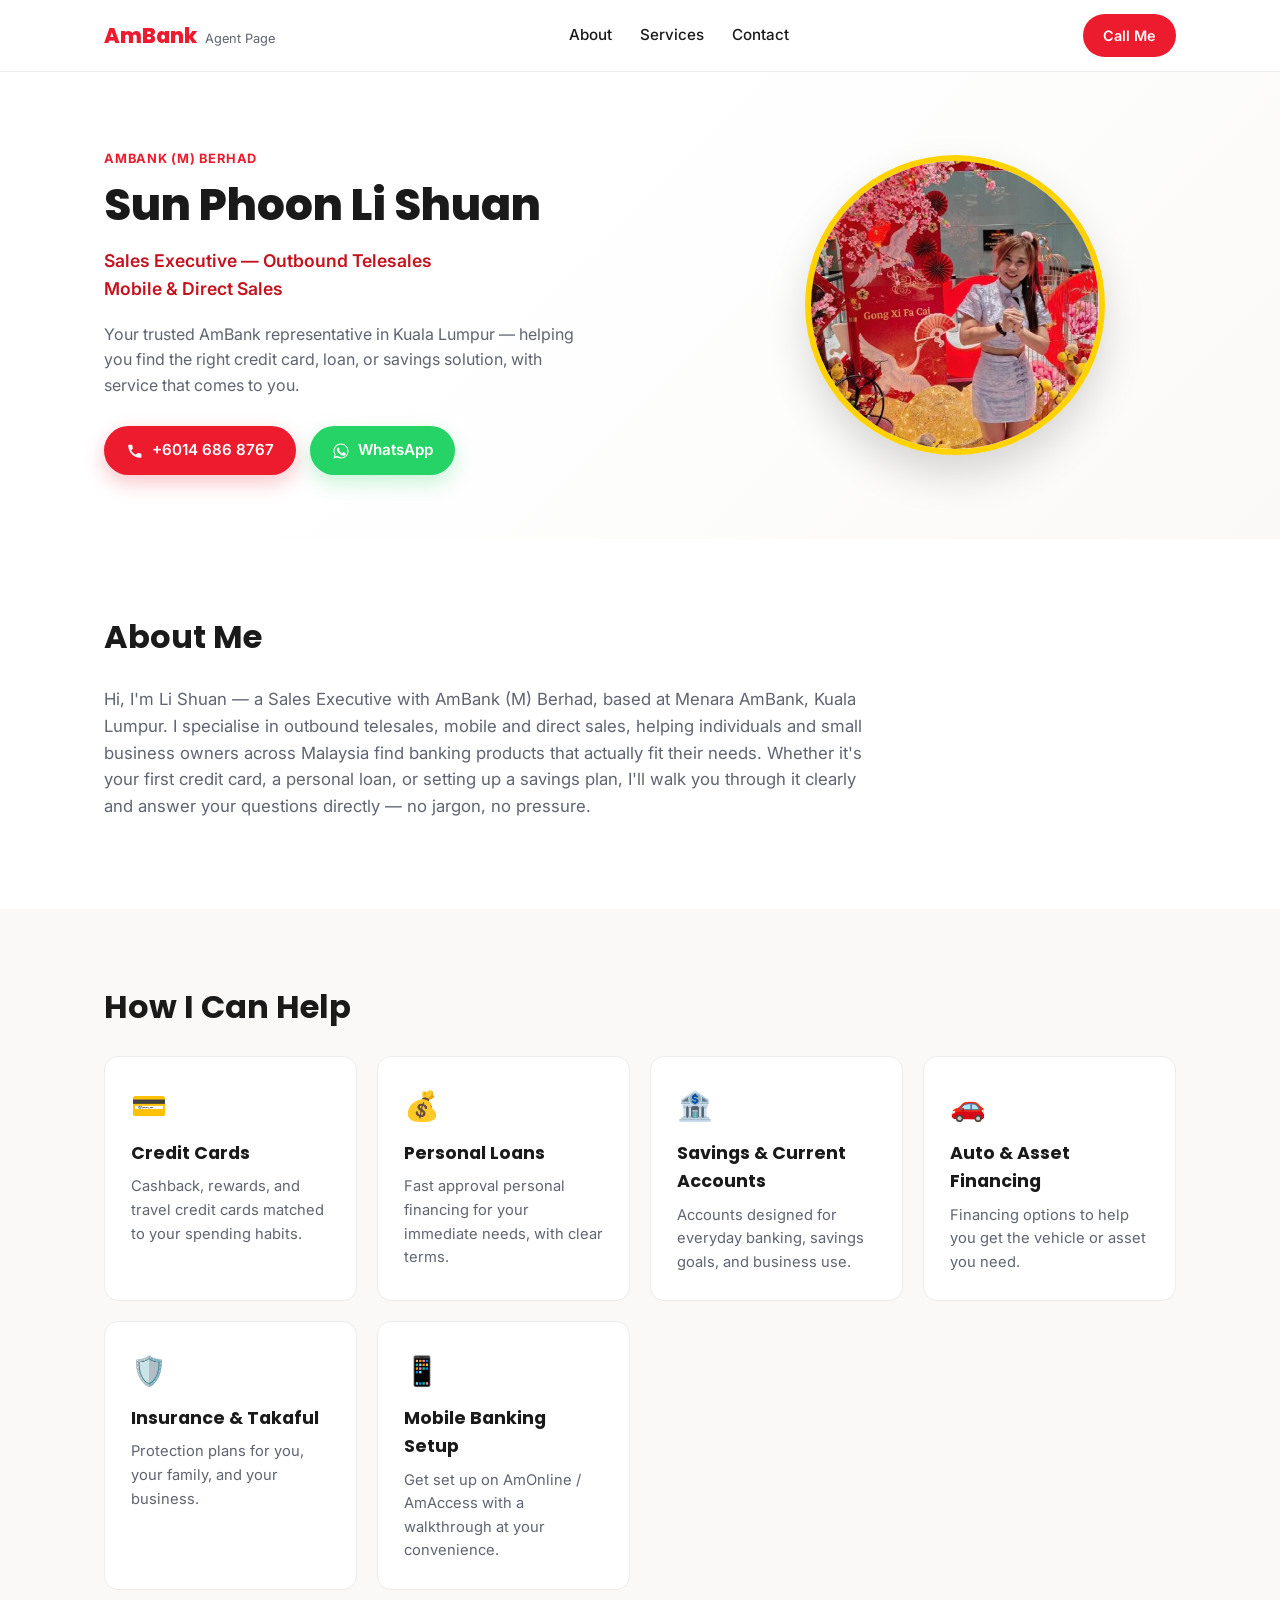
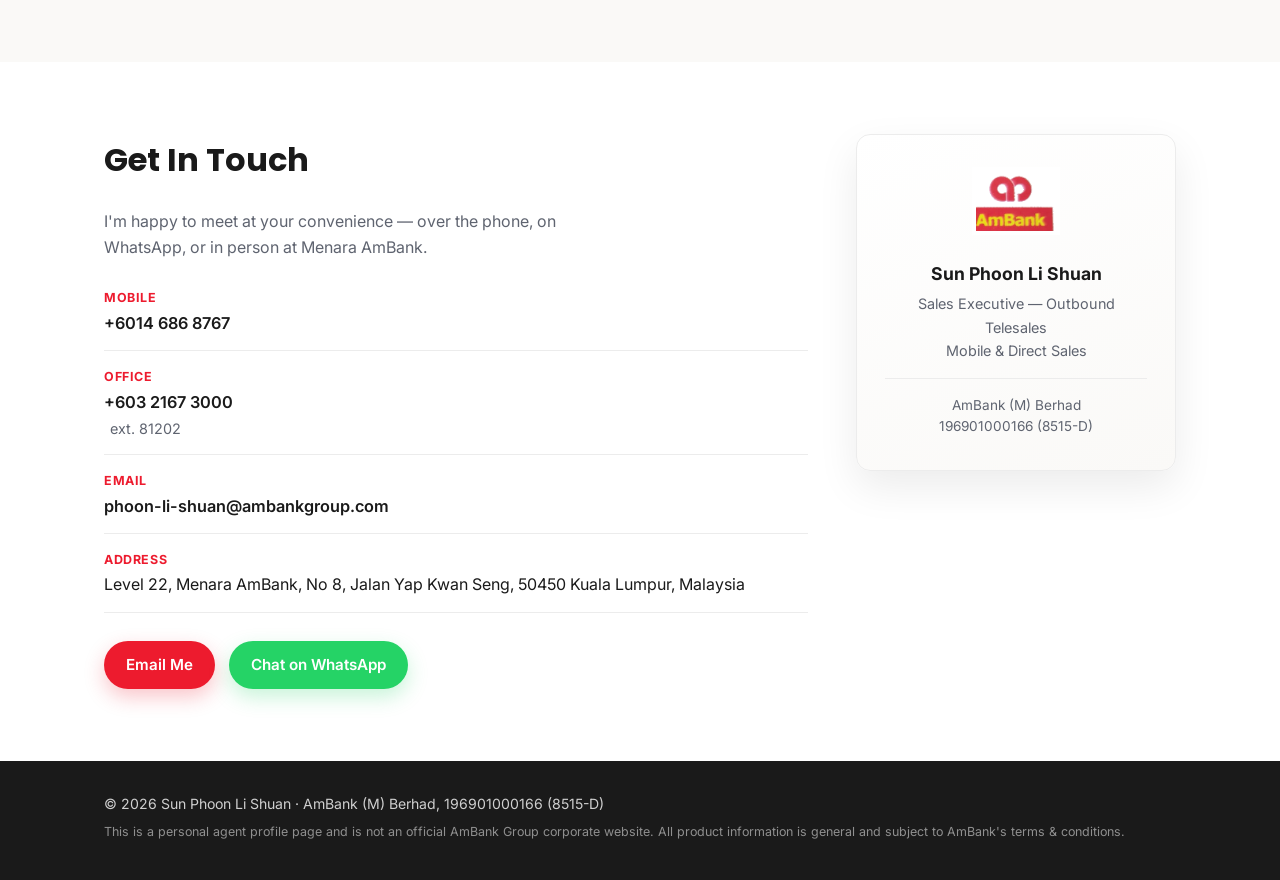
<file: index.html>
<!DOCTYPE html>
<html lang="en">
<head>
<meta charset="UTF-8">
<meta name="viewport" content="width=device-width, initial-scale=1.0">
<title>Sun Phoon Li Shuan | AmBank Sales Executive</title>
<meta name="description" content="Sun Phoon Li Shuan - AmBank Sales Executive, Outbound Telesales, Mobile & Direct Sales. Contact for credit cards, personal loans, savings accounts and more.">
<link rel="preconnect" href="https://fonts.googleapis.com">
<link href="https://fonts.googleapis.com/css2?family=Poppins:wght@400;500;600;700;800&family=Inter:wght@400;500;600&display=swap" rel="stylesheet">
<link rel="stylesheet" href="styles.css">
</head>
<body>

<header class="navbar">
  <div class="container navbar-inner">
    <div class="brand">
      <span class="brand-mark">AmBank</span>
      <span class="brand-sub">Agent Page</span>
    </div>
    <nav class="nav-links">
      <a href="#about">About</a>
      <a href="#services">Services</a>
      <a href="#contact">Contact</a>
    </nav>
    <a href="tel:+60146868767" class="btn btn-nav">Call Me</a>
  </div>
</header>

<section class="hero">
  <div class="container hero-inner">
    <div class="hero-text">
      <p class="eyebrow">AmBank (M) Berhad</p>
      <h1>Sun Phoon Li Shuan</h1>
      <p class="role">Sales Executive &mdash; Outbound Telesales<br>Mobile &amp; Direct Sales</p>
      <p class="hero-desc">Your trusted AmBank representative in Kuala Lumpur — helping you find the right credit card, loan, or savings solution, with service that comes to you.</p>
      <div class="hero-actions">
        <a href="tel:+60146868767" class="btn btn-primary">
          <svg viewBox="0 0 24 24" width="18" height="18" fill="currentColor"><path d="M6.6 10.8c1.4 2.7 3.6 4.9 6.3 6.3l2.1-2.1c.3-.3.7-.4 1-.2 1.1.4 2.4.6 3.6.6.6 0 1 .4 1 1V20c0 .6-.4 1-1 1C10.4 21 3 13.6 3 4.5c0-.6.4-1 1-1h3.5c.6 0 1 .4 1 1 0 1.3.2 2.5.6 3.6.1.4 0 .8-.3 1.1l-2.2 2.1z"/></svg>
          +6014 686 8767
        </a>
        <a href="https://wa.me/60146868767" target="_blank" rel="noopener" class="btn btn-whatsapp">
          <svg viewBox="0 0 24 24" width="18" height="18" fill="currentColor"><path d="M17.5 14.4c-.3-.1-1.7-.9-2-1-.3-.1-.5-.1-.7.1-.2.3-.8 1-.9 1.1-.2.2-.3.2-.6.1-.3-.1-1.2-.5-2.3-1.5-.9-.8-1.4-1.7-1.6-2-.2-.3 0-.5.1-.6.1-.1.3-.3.4-.5.1-.2.2-.3.3-.5.1-.2 0-.4 0-.5C10 9.7 9.5 8.4 9.3 7.9c-.2-.5-.4-.4-.6-.4h-.5c-.2 0-.5.1-.7.3-.3.3-1 1-1 2.4s1 2.8 1.2 3c.1.2 2 3.1 4.9 4.3.7.3 1.2.5 1.7.6.7.2 1.3.2 1.8.1.5-.1 1.7-.7 1.9-1.4.2-.7.2-1.2.2-1.4-.1-.1-.3-.2-.6-.3zM12 2C6.5 2 2 6.5 2 12c0 1.8.5 3.6 1.4 5.1L2 22l5.1-1.3C8.5 21.5 10.2 22 12 22c5.5 0 10-4.5 10-10S17.5 2 12 2zm0 18c-1.7 0-3.3-.5-4.7-1.3l-.3-.2-3 .8.8-2.9-.2-.3C3.8 15 3.3 13.5 3.3 12c0-4.8 3.9-8.7 8.7-8.7s8.7 3.9 8.7 8.7-3.9 8.7-8.7 8.7z"/></svg>
          WhatsApp
        </a>
      </div>
    </div>
    <div class="hero-photo">
      <div class="photo-frame">
        <img src="agent-photo.jpg" alt="Sun Phoon Li Shuan, AmBank Sales Executive">
      </div>
    </div>
  </div>
</section>

<section id="about" class="section about">
  <div class="container">
    <h2>About Me</h2>
    <p>Hi, I'm Li Shuan — a Sales Executive with AmBank (M) Berhad, based at Menara AmBank, Kuala Lumpur. I specialise in outbound telesales, mobile and direct sales, helping individuals and small business owners across Malaysia find banking products that actually fit their needs. Whether it's your first credit card, a personal loan, or setting up a savings plan, I'll walk you through it clearly and answer your questions directly — no jargon, no pressure.</p>
  </div>
</section>

<section id="services" class="section services">
  <div class="container">
    <h2>How I Can Help</h2>
    <div class="cards">
      <div class="card">
        <div class="card-icon">💳</div>
        <h3>Credit Cards</h3>
        <p>Cashback, rewards, and travel credit cards matched to your spending habits.</p>
      </div>
      <div class="card">
        <div class="card-icon">💰</div>
        <h3>Personal Loans</h3>
        <p>Fast approval personal financing for your immediate needs, with clear terms.</p>
      </div>
      <div class="card">
        <div class="card-icon">🏦</div>
        <h3>Savings &amp; Current Accounts</h3>
        <p>Accounts designed for everyday banking, savings goals, and business use.</p>
      </div>
      <div class="card">
        <div class="card-icon">🚗</div>
        <h3>Auto &amp; Asset Financing</h3>
        <p>Financing options to help you get the vehicle or asset you need.</p>
      </div>
      <div class="card">
        <div class="card-icon">🛡️</div>
        <h3>Insurance &amp; Takaful</h3>
        <p>Protection plans for you, your family, and your business.</p>
      </div>
      <div class="card">
        <div class="card-icon">📱</div>
        <h3>Mobile Banking Setup</h3>
        <p>Get set up on AmOnline / AmAccess with a walkthrough at your convenience.</p>
      </div>
    </div>
  </div>
</section>

<section id="contact" class="section contact">
  <div class="container contact-inner">
    <div class="contact-info">
      <h2>Get In Touch</h2>
      <p class="contact-lead">I'm happy to meet at your convenience — over the phone, on WhatsApp, or in person at Menara AmBank.</p>

      <ul class="contact-list">
        <li>
          <span class="contact-label">Mobile</span>
          <a href="tel:+60146868767">+6014 686 8767</a>
        </li>
        <li>
          <span class="contact-label">Office</span>
          <a href="tel:+60321673000">+603 2167 3000</a><span class="ext">ext. 81202</span>
        </li>
        <li>
          <span class="contact-label">Email</span>
          <a href="mailto:phoon-li-shuan@ambankgroup.com">phoon-li-shuan@ambankgroup.com</a>
        </li>
        <li>
          <span class="contact-label">Address</span>
          <span>Level 22, Menara AmBank, No 8, Jalan Yap Kwan Seng, 50450 Kuala Lumpur, Malaysia</span>
        </li>
      </ul>

      <div class="contact-actions">
        <a href="mailto:phoon-li-shuan@ambankgroup.com" class="btn btn-primary">Email Me</a>
        <a href="https://wa.me/60146868767" target="_blank" rel="noopener" class="btn btn-whatsapp">Chat on WhatsApp</a>
      </div>
    </div>

    <div class="contact-card">
      <img class="ambank-logo" src="ambank-logo.png" alt="AmBank">
      <p class="contact-card-title">Sun Phoon Li Shuan</p>
      <p class="contact-card-sub">Sales Executive — Outbound Telesales<br>Mobile &amp; Direct Sales</p>
      <hr>
      <p class="contact-card-company">AmBank (M) Berhad<br>196901000166 (8515-D)</p>
    </div>
  </div>
</section>

<footer class="footer">
  <div class="container footer-inner">
    <p>&copy; <span id="year"></span> Sun Phoon Li Shuan &middot; AmBank (M) Berhad, 196901000166 (8515-D)</p>
    <p class="footer-disclaimer">This is a personal agent profile page and is not an official AmBank Group corporate website. All product information is general and subject to AmBank's terms &amp; conditions.</p>
  </div>
</footer>

<script src="script.js"></script>
</body>
</html>
</file>
<file: styles.css>
:root {
  --ambank-red: #ED1B2E;
  --ambank-red-dark: #C4131F;
  --ambank-yellow: #FFD200;
  --ink: #1a1a1a;
  --muted: #5f6470;
  --bg-soft: #faf9f7;
  --border: #ececec;
  --whatsapp: #25D366;
  --radius: 14px;
}

* { box-sizing: border-box; }

html { scroll-behavior: smooth; }

body {
  margin: 0;
  font-family: 'Inter', system-ui, sans-serif;
  color: var(--ink);
  background: #fff;
  line-height: 1.6;
}

h1, h2, h3 {
  font-family: 'Poppins', 'Inter', sans-serif;
  margin: 0;
}

.container {
  max-width: 1120px;
  margin: 0 auto;
  padding: 0 24px;
}

a { color: inherit; }

/* Navbar */
.navbar {
  position: sticky;
  top: 0;
  z-index: 50;
  background: #fff;
  border-bottom: 1px solid var(--border);
}

.navbar-inner {
  display: flex;
  align-items: center;
  justify-content: space-between;
  padding-top: 14px;
  padding-bottom: 14px;
}

.brand {
  display: flex;
  align-items: baseline;
  gap: 8px;
}

.brand-mark {
  font-family: 'Poppins', sans-serif;
  font-weight: 800;
  font-size: 1.3rem;
  color: var(--ambank-red);
}

.brand-sub {
  font-size: 0.8rem;
  color: var(--muted);
}

.nav-links {
  display: flex;
  gap: 28px;
}

.nav-links a {
  text-decoration: none;
  font-weight: 500;
  font-size: 0.95rem;
  color: var(--ink);
}

.nav-links a:hover { color: var(--ambank-red); }

/* Buttons */
.btn {
  display: inline-flex;
  align-items: center;
  gap: 8px;
  padding: 12px 22px;
  border-radius: 999px;
  font-weight: 600;
  font-size: 0.95rem;
  text-decoration: none;
  border: none;
  cursor: pointer;
  transition: transform 0.15s ease, box-shadow 0.15s ease;
}

.btn:hover { transform: translateY(-2px); }

.btn-primary {
  background: var(--ambank-red);
  color: #fff;
  box-shadow: 0 8px 20px rgba(237, 27, 46, 0.25);
}

.btn-primary:hover { background: var(--ambank-red-dark); }

.btn-whatsapp {
  background: var(--whatsapp);
  color: #fff;
  box-shadow: 0 8px 20px rgba(37, 211, 102, 0.25);
}

.btn-nav {
  padding: 10px 20px;
  background: var(--ambank-red);
  color: #fff;
  font-size: 0.9rem;
}

/* Hero */
.hero {
  background: linear-gradient(135deg, #fff 40%, var(--bg-soft) 100%);
  padding: 64px 0;
  overflow: hidden;
}

.hero-inner {
  display: flex;
  align-items: center;
  gap: 48px;
  flex-wrap: wrap;
}

.hero-text { flex: 1 1 420px; }

.eyebrow {
  color: var(--ambank-red);
  font-weight: 700;
  letter-spacing: 0.06em;
  text-transform: uppercase;
  font-size: 0.8rem;
  margin-bottom: 12px;
}

.hero h1 {
  font-size: 2.75rem;
  font-weight: 800;
  line-height: 1.1;
  margin-bottom: 14px;
}

.role {
  font-size: 1.1rem;
  font-weight: 600;
  color: var(--ambank-red-dark);
  margin-bottom: 18px;
}

.hero-desc {
  color: var(--muted);
  max-width: 480px;
  margin-bottom: 28px;
}

.hero-actions {
  display: flex;
  gap: 14px;
  flex-wrap: wrap;
}

.hero-photo {
  flex: 1 1 280px;
  display: flex;
  justify-content: center;
}

.photo-frame {
  width: 300px;
  height: 300px;
  border-radius: 50%;
  overflow: hidden;
  border: 6px solid var(--ambank-yellow);
  box-shadow: 0 20px 40px rgba(0,0,0,0.15);
}

.photo-frame img {
  width: 100%;
  height: 100%;
  object-fit: cover;
  object-position: center 20%;
}

/* Sections */
.section {
  padding: 72px 0;
}

.section h2 {
  font-size: 2rem;
  font-weight: 700;
  margin-bottom: 24px;
}

.about {
  background: #fff;
}

.about p {
  max-width: 760px;
  color: var(--muted);
  font-size: 1.05rem;
}

.services {
  background: var(--bg-soft);
}

.cards {
  display: grid;
  grid-template-columns: repeat(auto-fit, minmax(240px, 1fr));
  gap: 20px;
}

.card {
  background: #fff;
  border: 1px solid var(--border);
  border-radius: var(--radius);
  padding: 26px;
  transition: box-shadow 0.2s ease, transform 0.2s ease;
}

.card:hover {
  box-shadow: 0 12px 30px rgba(0,0,0,0.08);
  transform: translateY(-4px);
}

.card-icon {
  font-size: 1.8rem;
  margin-bottom: 10px;
}

.card h3 {
  font-size: 1.1rem;
  margin-bottom: 8px;
}

.card p {
  color: var(--muted);
  font-size: 0.92rem;
  margin: 0;
}

/* Contact */
.contact-inner {
  display: flex;
  gap: 48px;
  flex-wrap: wrap;
  align-items: flex-start;
}

.contact-info { flex: 1 1 420px; }

.contact-lead {
  color: var(--muted);
  max-width: 480px;
  margin-bottom: 28px;
}

.contact-list {
  list-style: none;
  padding: 0;
  margin: 0 0 28px;
  display: flex;
  flex-direction: column;
  gap: 16px;
}

.contact-list li {
  display: flex;
  flex-direction: column;
  gap: 2px;
  border-bottom: 1px solid var(--border);
  padding-bottom: 14px;
}

.contact-label {
  font-size: 0.78rem;
  text-transform: uppercase;
  letter-spacing: 0.05em;
  color: var(--ambank-red);
  font-weight: 700;
}

.contact-list a {
  text-decoration: none;
  font-weight: 600;
  font-size: 1.02rem;
}

.contact-list a:hover { color: var(--ambank-red-dark); }

.ext {
  color: var(--muted);
  font-weight: 400;
  font-size: 0.9rem;
  margin-left: 6px;
}

.contact-actions {
  display: flex;
  gap: 14px;
  flex-wrap: wrap;
}

.contact-card {
  flex: 0 1 320px;
  background: linear-gradient(160deg, #fff 0%, var(--bg-soft) 100%);
  border: 1px solid var(--border);
  border-radius: var(--radius);
  padding: 32px 28px;
  text-align: center;
  box-shadow: 0 16px 40px rgba(0,0,0,0.08);
}

.ambank-logo {
  height: 68px;
  width: auto;
  margin-bottom: 18px;
}

.contact-card-title {
  font-weight: 700;
  font-size: 1.1rem;
  margin: 0 0 4px;
}

.contact-card-sub {
  color: var(--muted);
  font-size: 0.9rem;
  margin: 0 0 16px;
}

.contact-card hr {
  border: none;
  border-top: 1px solid var(--border);
  margin: 16px 0;
}

.contact-card-company {
  color: var(--muted);
  font-size: 0.85rem;
  margin: 0;
}

/* Footer */
.footer {
  background: var(--ink);
  color: #cfcfcf;
  padding: 32px 0;
}

.footer-inner p {
  margin: 0 0 6px;
  font-size: 0.88rem;
}

.footer-disclaimer {
  color: #8f8f8f;
  font-size: 0.78rem !important;
}

@media (max-width: 640px) {
  .hero h1 { font-size: 2.1rem; }
  .nav-links { display: none; }
  .photo-frame { width: 220px; height: 220px; }
}
</file>
